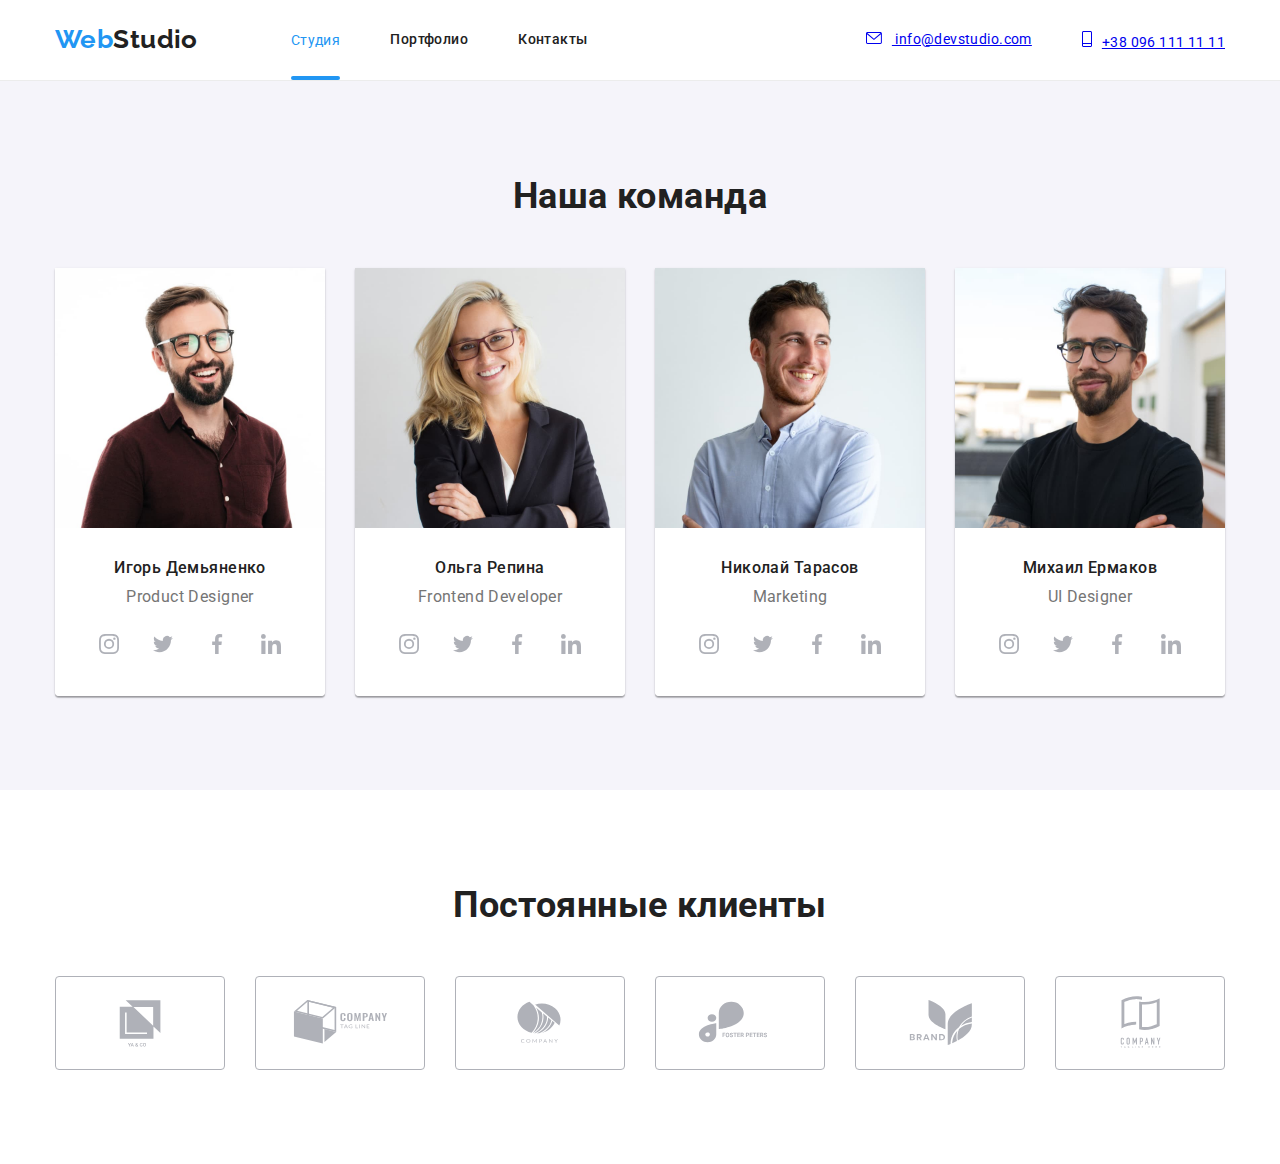
<file: index.html>
<!DOCTYPE html>
<html lang="ru">
  <head>
    <meta charset="UTF-8" />
    <meta http-equiv="X-UA-Compatible" content="IE=edge" />
    <meta name="viewport" content="width=device-width, initial-scale=1.0" />
    <title>Document</title>
    <link
      href="https://fonts.googleapis.com/css2?family=Raleway:wght@700&family=Roboto:wght@400;500;700;900&display=swap"
      rel="stylesheet"
    />
    <link
      rel="stylesheet"
      href="https://cdnjs.cloudflare.com/ajax/libs/modern-normalize/1.1.0/modern-normalize.min.css"
    />
    <link rel="stylesheet" href="./css/main.min.css" />
  </head>
  <body>
    <header class="header">
      <div class="container header__container">
        <a class="logo logo__header" href="#"
          >Web<span class="logo logo__span--header">Studio</span></a
        >
        <nav class="header__navigation">
          <ul class="header__list">
            <li class="header__item">
              <a class="header__link--active" href="./index.html">Студия</a>
            </li>
            <li class="header__item">
              <a class="header__link" href="./portfolio.html">Портфолио</a>
            </li>
            <li class="header__item">
              <a class="header__link" href="#">Контакты</a>
            </li>
          </ul>
        </nav>
        <ul class="header__list tablet">
          <li class="header__item tablet">
            <a class="header__contacts" href="mailto:info@devstudio.com">
              <svg class="header__svg" width="16" height="12">
                <use href="./images/icons/sprite.svg#envelope"></use>
              </svg>
              info@devstudio.com</a
            >
          </li>
          <li class="header__item">
            <a class="header__contacts" href="tel:+380961111111">
              <svg class="header__svg" width="10" height="16">
                <use href="./images/icons/sprite.svg#phone"></use></svg
              >+38 096 111 11 11</a
            >
          </li>
        </ul>
        <!-- добавляем кнопку и меню -->
        <div class="menu-container">
          <button
            class="menu-button"
            type="button"
            data-menu-button
            aria-expanded="false"
          >
            <svg class="menu-icon" width="40" height="40">
              <use
                class="menu-open"
                href="./images/icons/sprite.svg#mobile-menu"
              ></use>
              <use
                class="menu-close"
                href="./images/icons/sprite.svg#mobile-close"
              ></use>
            </svg>
          </button>
          <!-- мобильное меню -->
          <div class="mobile-menu" data-menu>
            <nav class="mobile-header__navigation">
              <ul class="mobile-header__list">
                <li class="mobile-header__item">
                  <a class="mobile-header__link--active" href="./index.html"
                    >Студия</a
                  >
                </li>
                <li class="mobile-header__item">
                  <a class="mobile-header__link" href="./portfolio.html"
                    >Портфолио</a
                  >
                </li>
                <li class="mobile-header__item">
                  <a class="mobile-header__link" href="#">Контакты</a>
                </li>
              </ul>
            </nav>
            <ul class="mobile-header__list">
              <li class="mobile-header__item">
                <a class="mobile-header__phone" href="tel:+380961111111"
                  >+38 096 111 11 11</a
                >
              </li>
              <li class="mobile-header__item">
                <a class="mobile-header__mail" href="mailto:info@devstudio.com"
                  >info@devstudio.com</a
                >
              </li>
            </ul>
            <ul class="mobile-header__social-networks">
              <li class="mobile-header__social-item">
                <a
                  class="mobile-header__social-link"
                  href="#"
                  rel="noopener noreferrer"
                  aria-label="instagram"
                  >Instagram</a
                >
              </li>
              <li class="mobile-header__social-item">
                <a
                  class="mobile-header__social-link"
                  href="#"
                  rel="noopener noreferrer"
                  aria-label="twitter"
                  >Twitter</a
                >
              </li>
              <li class="mobile-header__social-item">
                <a
                  class="mobile-header__social-link"
                  href="#"
                  rel="noopener noreferrer"
                  aria-label="facebook"
                  >Facebook</a
                >
              </li>
              <li class="mobile-header__social-item">
                <a
                  class="mobile-header__social-link"
                  href="#"
                  rel="noopener noreferrer"
                  aria-label="linkedin"
                  >LinkedIn</a
                >
              </li>
            </ul>
          </div>
        </div>
      </div>
    </header>
    <main>
      <!-- <section class="hero-section">
        <div class="container hero__container">
          <h1 class="hero__title">Эффективные решения для вашего бизнеса</h1>
          <button class="button button--hero" type="button" data-modal-open>
            Заказать услугу
          </button>
         
          <div class="backdrop is-hidden" data-modal>
            <div class="modal__container">
              <form>
                <b class="modal__title"
                  >Оставьте свои данные, мы вам перезвоним</b
                >
                <label class="modal__thumb">
                  <span class="modal__value">Имя</span>
                  <input class="modal__item" type="text" name="name" />
                  <svg class="modal__icon" width="18" height="18">
                    <use href="./images/icons/sprite.svg#person"></use>
                  </svg>
                </label>
                <label class="modal__thumb">
                  <span class="modal__value">Телефон</span>
                  <input class="modal__item" type="tel" name="phone" />
                  <svg class="modal__icon" width="18" height="18">
                    <use href="./images/icons/sprite.svg#tel"></use>
                  </svg>
                </label>
                <label class="modal__thumb">
                  <span class="modal__value">Почта</span>
                  <input class="modal__item" type="email" name="email" />
                  <svg class="modal__icon" width="18" height="18">
                    <use href="./images/icons/sprite.svg#email"></use>
                  </svg>
                </label>
                <label class="modal__thumb">
                  <span class="modal__value">Комментарий</span>
                  <textarea
                    class="modal__item modal__feedback"
                    name="feedback"
                    rows="10"
                    placeholder="Введите текст"
                  ></textarea>
                </label>
      

                <label class="modal__checkbox">
                  <input
                    class="modal__agreement"
                    type="checkbox"
                    name="agreement"
                    value="agreement"
                  />
                  <span class="modal__vector">
                    <svg class="modal__check-icon" width="16" height="15">
                      <use href="./images/icons/sprite.svg#check-icon"></use>
                    </svg>
                  </span>
                  <span class="modal__check-text"
                    >Соглашаюсь с рассылкой и принимаю
                    <a
                      class="modal__check-document"
                      href="#"
                      target="_blank"
                      rel="noopener noreferrer"
                      >Условия договора</a
                    ></span
                  >
                </label>
                <button class="button button--send" type="button">
                  Отправить
                </button>
              </form>
              <button class="modal__btn-close" type="button" data-modal-close>
                <svg class="modal__icon-close" width="11" height="11">
                  <use href="./images/icons/sprite.svg#close-btn"></use>
                </svg>
              </button>
            </div>
          </div>
        </div>
      </section> -->
      <!-- секция чем мы занимаемся -->
      <!-- <section class="section text-section">
        <div class="container text__container">
          <h2 class="visually-hidden" aria-hidden="true">
            Принципы работы (заголовок будет скрыт)
          </h2>
          <ul class="feature__list">
            <li class="feature__item">
              <div class="feature__svg">
                <svg class="feature__icon">
                  <use href="./images/icons/sprite.svg#antenna"></use>
                </svg>
              </div>
              <h3 class="feature__title">Внимание к деталям</h3>
              <p class="feature__text">
                Идейные соображения, а также начало повседневной работы по
                формированию позиции.
              </p>
            </li>
            <li class="feature__item">
              <div class="feature__svg">
                <svg class="feature__icon">
                  <use href="./images/icons/sprite.svg#clock"></use>
                </svg>
              </div>
              <h3 class="feature__title">Пунктуальность</h3>
              <p class="feature__text">
                Задача организации, в особенности же рамки и место обучения
                кадров влечет за собой.
              </p>
            </li>
            <li class="feature__item">
              <div class="feature__svg">
                <svg class="feature__icon">
                  <use href="./images/icons/sprite.svg#diagram"></use>
                </svg>
              </div>
              <h3 class="feature__title">Планирование</h3>
              <p class="feature__text">
                Равным образом консультация с широким активом в значительной
                степени обуславливает.
              </p>
            </li>
            <li class="feature__item">
              <div class="feature__svg">
                <svg class="feature__icon">
                  <use href="./images/icons/sprite.svg#astronaut"></use>
                </svg>
              </div>
              <h3 class="feature__title">Современные технологии</h3>
              <p class="feature__text">
                Значимость этих проблем настолько очевидна, что реализация
                плановых заданий.
              </p>
            </li>
          </ul>
        </div>
      </section> -->
      <!-- секция с картинками -->
      <!-- <section class="section picture-section">
        <div class="container picture__container">
          <h2 class="title">Чем мы занимаемся</h2>
          <ul class="picture__list">
            <li class="picture__item">
              <img
                class="picture__img"
                src="./images/picture-section/image-1.jpg"
                alt="человек пишет код"
                width="370"
              />
              <p class="picture__descr">Десктопные приложения</p>
            </li>
            <li class="picture__item">
              <img
                class="picture__img"
                src="./images/picture-section/image-2.jpg"
                alt="человек сидит за ноутбуком"
                width="370"
              />
              <p class="picture__descr">Мобильные приложения</p>
            </li>
            <li class="picture__item">
              <img
                class="picture__img"
                src="./images/picture-section/image-3.jpg"
                alt="человек держит планшет"
                width="370"
              />
              <p class="picture__descr">Дизайнерские решения</p>
            </li>
          </ul>
        </div>
      </section> -->
      <!-- секция наша команда -->
      <section class="section team-section">
        <div class="container team__container">
          <h2 class="title">Наша команда</h2>
          <ul class="team__list">
            <!-- 1-й работник -->
            <li class="team__item">
              <img
                class="team__photo"
                src="./images/team-section/img-igor.jpg"
                alt="фото игоря демьяненко"
                width="270"
                height="260"
              />
              <div class="team__exposition">
                <h3 class="team__name">Игорь Демьяненко</h3>
                <p class="team__profession">Product Designer</p>

                <!-- соцсети 1-го работника -->
                <ul class="social-networks">
                  <li class="social-networks__item">
                    <a
                      class="social-networks__link"
                      href="#"
                      target="_blank"
                      rel="noopener noreferrer"
                      aria-label="instagram"
                    >
                      <svg class="social-networks__icon">
                        <use href="./images/icons/sprite.svg#instagram"></use>
                      </svg>
                    </a>
                  </li>
                  <li class="social-networks__item">
                    <a
                      class="social-networks__link"
                      href="#"
                      target="_blank"
                      rel="noopener noreferrer"
                      aria-label="twitter"
                    >
                      <svg class="social-networks__icon">
                        <use href="./images/icons/sprite.svg#twitter"></use>
                      </svg>
                    </a>
                  </li>
                  <li class="social-networks__item">
                    <a
                      class="social-networks__link"
                      href="#"
                      target="_blank"
                      rel="noopener noreferrer"
                      aria-label="facebook"
                    >
                      <svg class="social-networks__icon">
                        <use href="./images/icons/sprite.svg#facebook"></use>
                      </svg>
                    </a>
                  </li>
                  <li class="social-networks__item">
                    <a
                      class="social-networks__link"
                      href="#"
                      target="_blank"
                      rel="noopener noreferrer"
                      aria-label="linkedin"
                    >
                      <svg class="social-networks__icon">
                        <use href="./images/icons/sprite.svg#linkedin"></use>
                      </svg>
                    </a>
                  </li>
                </ul>
              </div>
            </li>
            <!-- 2-й работник -->
            <li class="team__item">
              <img
                class="team__photo"
                src="./images/team-section/img-olga.jpg"
                alt="фото ольги репины"
                width="270"
                height="260"
              />
              <div class="team__exposition">
                <h3 class="team__name">Ольга Репина</h3>
                <p class="team__profession">Frontend Developer</p>
                <!-- соцсети 2-го работника -->
                <ul class="social-networks">
                  <li class="social-networks__item">
                    <a
                      class="social-networks__link"
                      href="#"
                      target="_blank"
                      rel="noopener noreferrer"
                      aria-label="instagram"
                    >
                      <svg class="social-networks__icon">
                        <use href="./images/icons/sprite.svg#instagram"></use>
                      </svg>
                    </a>
                  </li>
                  <li class="social-networks__item">
                    <a
                      class="social-networks__link"
                      href="#"
                      target="_blank"
                      rel="noopener noreferrer"
                      aria-label="twitter"
                    >
                      <svg class="social-networks__icon">
                        <use href="./images/icons/sprite.svg#twitter"></use>
                      </svg>
                    </a>
                  </li>
                  <li class="social-networks__item">
                    <a
                      class="social-networks__link"
                      href="#"
                      target="_blank"
                      rel="noopener noreferrer"
                      aria-label="facebook"
                    >
                      <svg class="social-networks__icon">
                        <use href="./images/icons/sprite.svg#facebook"></use>
                      </svg>
                    </a>
                  </li>
                  <li class="social-networks__item">
                    <a
                      class="social-networks__link"
                      href="#"
                      target="_blank"
                      rel="noopener noreferrer"
                      aria-label="linkedin"
                    >
                      <svg class="social-networks__icon">
                        <use href="./images/icons/sprite.svg#linkedin"></use>
                      </svg>
                    </a>
                  </li>
                </ul>
              </div>
            </li>
            <!-- 3-й работник -->
            <li class="team__item">
              <img
                class="team__photo"
                src="./images/team-section/img-nikolay.jpg"
                alt="фото николая тарасова"
                width="270"
                height="260"
              />
              <div class="team__exposition">
                <h3 class="team__name">Николай Тарасов</h3>
                <p class="team__profession">Marketing</p>
                <!-- соцсети  3-го работника-->
                <ul class="social-networks">
                  <li class="social-networks__item">
                    <a
                      class="social-networks__link"
                      href="#"
                      target="_blank"
                      rel="noopener noreferrer"
                      aria-label="instagram"
                    >
                      <svg class="social-networks__icon">
                        <use href="./images/icons/sprite.svg#instagram"></use>
                      </svg>
                    </a>
                  </li>
                  <li class="social-networks__item">
                    <a
                      class="social-networks__link"
                      href="#"
                      target="_blank"
                      rel="noopener noreferrer"
                      aria-label="twitter"
                    >
                      <svg class="social-networks__icon">
                        <use href="./images/icons/sprite.svg#twitter"></use>
                      </svg>
                    </a>
                  </li>
                  <li class="social-networks__item">
                    <a
                      class="social-networks__link"
                      href="#"
                      target="_blank"
                      rel="noopener noreferrer"
                      aria-label="facebook"
                    >
                      <svg class="social-networks__icon">
                        <use href="./images/icons/sprite.svg#facebook"></use>
                      </svg>
                    </a>
                  </li>
                  <li class="social-networks__item">
                    <a
                      class="social-networks__link"
                      href="#"
                      target="_blank"
                      rel="noopener noreferrer"
                      aria-label="linkedin"
                    >
                      <svg class="social-networks__icon">
                        <use href="./images/icons/sprite.svg#linkedin"></use>
                      </svg>
                    </a>
                  </li>
                </ul>
              </div>
            </li>
            <!-- 4-й работник -->
            <li class="team__item">
              <img
                class="team__photo"
                src="./images/team-section/img-mihail.jpg"
                alt="фото михаила ермакова"
                width="270"
                height="260"
              />
              <div class="team__exposition">
                <h3 class="team__name">Михаил Ермаков</h3>
                <p class="team__profession">UI Designer</p>
                <!-- соцсети 4-го работника -->
                <ul class="social-networks">
                  <li class="social-networks__item">
                    <a
                      class="social-networks__link"
                      href="#"
                      target="_blank"
                      rel="noopener noreferrer"
                      aria-label="instagram"
                    >
                      <svg class="social-networks__icon">
                        <use href="./images/icons/sprite.svg#instagram"></use>
                      </svg>
                    </a>
                  </li>
                  <li class="social-networks__item">
                    <a
                      class="social-networks__link"
                      href="#"
                      target="_blank"
                      rel="noopener noreferrer"
                      aria-label="twitter"
                    >
                      <svg class="social-networks__icon">
                        <use href="./images/icons/sprite.svg#twitter"></use>
                      </svg>
                    </a>
                  </li>
                  <li class="social-networks__item">
                    <a
                      class="social-networks__link"
                      href="#"
                      target="_blank"
                      rel="noopener noreferrer"
                      aria-label="facebook"
                    >
                      <svg class="social-networks__icon">
                        <use href="./images/icons/sprite.svg#facebook"></use>
                      </svg>
                    </a>
                  </li>
                  <li class="social-networks__item">
                    <a
                      class="social-networks__link"
                      href="#"
                      target="_blank"
                      rel="noopener noreferrer"
                      aria-label="linkedin"
                    >
                      <svg class="social-networks__icon">
                        <use href="./images/icons/sprite.svg#linkedin"></use>
                      </svg>
                    </a>
                  </li>
                </ul>
              </div>
            </li>
          </ul>
        </div>
      </section>
      <!-- секция постоянные клиенты -->
      <section class="section clients-section">
        <div class="container clients__container">
          <h2 class="title">Постоянные клиенты</h2>
          <ul class="clients__list">
            <li class="clients__logo">
              <a
                class="clients__item"
                href="#"
                target="_blank"
                rel="noopener noreferrer"
                ><svg class="clients__icon">
                  <use href="./images/icons/sprite.svg#client-1"></use></svg
              ></a>
            </li>
            <li class="clients__logo">
              <a
                class="clients__item"
                href="#"
                target="_blank"
                rel="noopener noreferrer"
                ><svg class="clients__icon">
                  <use href="./images/icons/sprite.svg#client-2"></use></svg
              ></a>
            </li>
            <li class="clients__logo">
              <a
                class="clients__item"
                href="#"
                target="_blank"
                rel="noopener noreferrer"
                ><svg class="clients__icon">
                  <use href="./images/icons/sprite.svg#client-3"></use></svg
              ></a>
            </li>
            <li class="clients__logo">
              <a
                class="clients__item"
                href="#"
                target="_blank"
                rel="noopener noreferrer"
                ><svg class="clients__icon">
                  <use href="./images/icons/sprite.svg#client-4"></use></svg
              ></a>
            </li>
            <li class="clients__logo">
              <a
                class="clients__item"
                href="#"
                target="_blank"
                rel="noopener noreferrer"
                ><svg class="clients__icon">
                  <use href="./images/icons/sprite.svg#client-5"></use></svg
              ></a>
            </li>
            <li class="clients__logo">
              <a
                class="clients__item"
                href="#"
                target="_blank"
                rel="noopener noreferrer"
                ><svg class="clients__icon">
                  <use href="./images/icons/sprite.svg#client-6"></use></svg
              ></a>
            </li>
          </ul>
        </div>
      </section>
    </main>
    <!-- <footer class="footer">
      <div class="container footer__container">
        <div class="footer__address">
          <a class="logo logo__footer" href="#"
            >Web<span class="logo logo__span--footer">Studio</span></a
          >
          <address>
            <ul class="footer__list">
              <li class="footer__item">
                <a
                  class="footer__map"
                  href="https://www.google.com/maps/place/%D0%B1%D1%83%D0%BB.+%D0%9B%D0%B5%D1%81%D0%B8+%D0%A3%D0%BA%D1%80%D0%B0%D0%B8%D0%BD%D0%BA%D0%B8,+26,+%D0%9A%D0%B8%D0%B5%D0%B2,+02000/@50.4265807,30.5361971,17z/data=!3m1!4b1!4m5!3m4!1s0x40d4cf0e033ecbe9:0x57a4dffefec77da0!8m2!3d50.4265807!4d30.5383858"
                  target="_blank"
                  >г. Киев, пр-т Леси Украинки, 26</a
                >
              </li>
              <li class="footer__item">
                <a class="footer__link" href="mailto:info@devstudio.com"
                  >info@devstudio.com</a
                >
              </li>
              <li class="footer__item">
                <a class="footer__link" href="tel:+380961111111"
                  >+38 096 111 11 11</a
                >
              </li>
            </ul>
          </address>
        </div>
        <div class="footer-links">
          <h3 class="footer-links__title">присоединяйтесь</h3>
          <ul class="social-networks">
            <li class="social-networks__item">
              <a
                class="social-networks__link social-networks__link--footer"
                href="#"
                target="_blank"
                rel="noopener noreferrer"
                aria-label="instagram"
              >
                <svg class="social-networks__icon">
                  <use href="./images/icons/sprite.svg#instagram"></use>
                </svg>
              </a>
            </li>
            <li class="social-networks__item">
              <a
                class="social-networks__link social-networks__link--footer"
                href="#"
                target="_blank"
                rel="noopener noreferrer"
                aria-label="twitter"
              >
                <svg class="social-networks__icon">
                  <use href="./images/icons/sprite.svg#twitter"></use>
                </svg>
              </a>
            </li>
            <li class="social-networks__item">
              <a
                class="social-networks__link social-networks__link--footer"
                href="#"
                target="_blank"
                rel="noopener noreferrer"
                aria-label="linkedin"
              >
                <svg class="social-networks__icon">
                  <use href="./images/icons/sprite.svg#facebook"></use>
                </svg>
              </a>
            </li>
            <li class="social-networks__item">
              <a
                class="social-networks__link social-networks__link--footer"
                href="#"
                target="_blank"
                rel="noopener noreferrer"
                aria-label="linkedin"
              >
                <svg class="social-networks__icon">
                  <use href="./images/icons/sprite.svg#linkedin"></use>
                </svg>
              </a>
            </li>
          </ul>
        </div>
        <div class="footer-subscribe">
          <h3 class="footer-subscribe__title">Подпишитесь на рассылку</h3>
          <form class="footer-subscribe__thumb">
            <input
              class="footer-subscribe__item"
              type="email"
              name="email"
              placeholder="E-mail"
            />
            <button class="button button--subscribe" type="submit">
              <svg class="button__icon" width="24" height="24">
                <use href="./images/icons/sprite.svg#send-icon"></use>
              </svg>
              Подписаться
            </button>
          </form>
        </div>
      </div>
    </footer> -->
    <script src="./js/modal.js"></script>
    <script src="./js/mobile-menu.js"></script>
  </body>
</html>
</file>
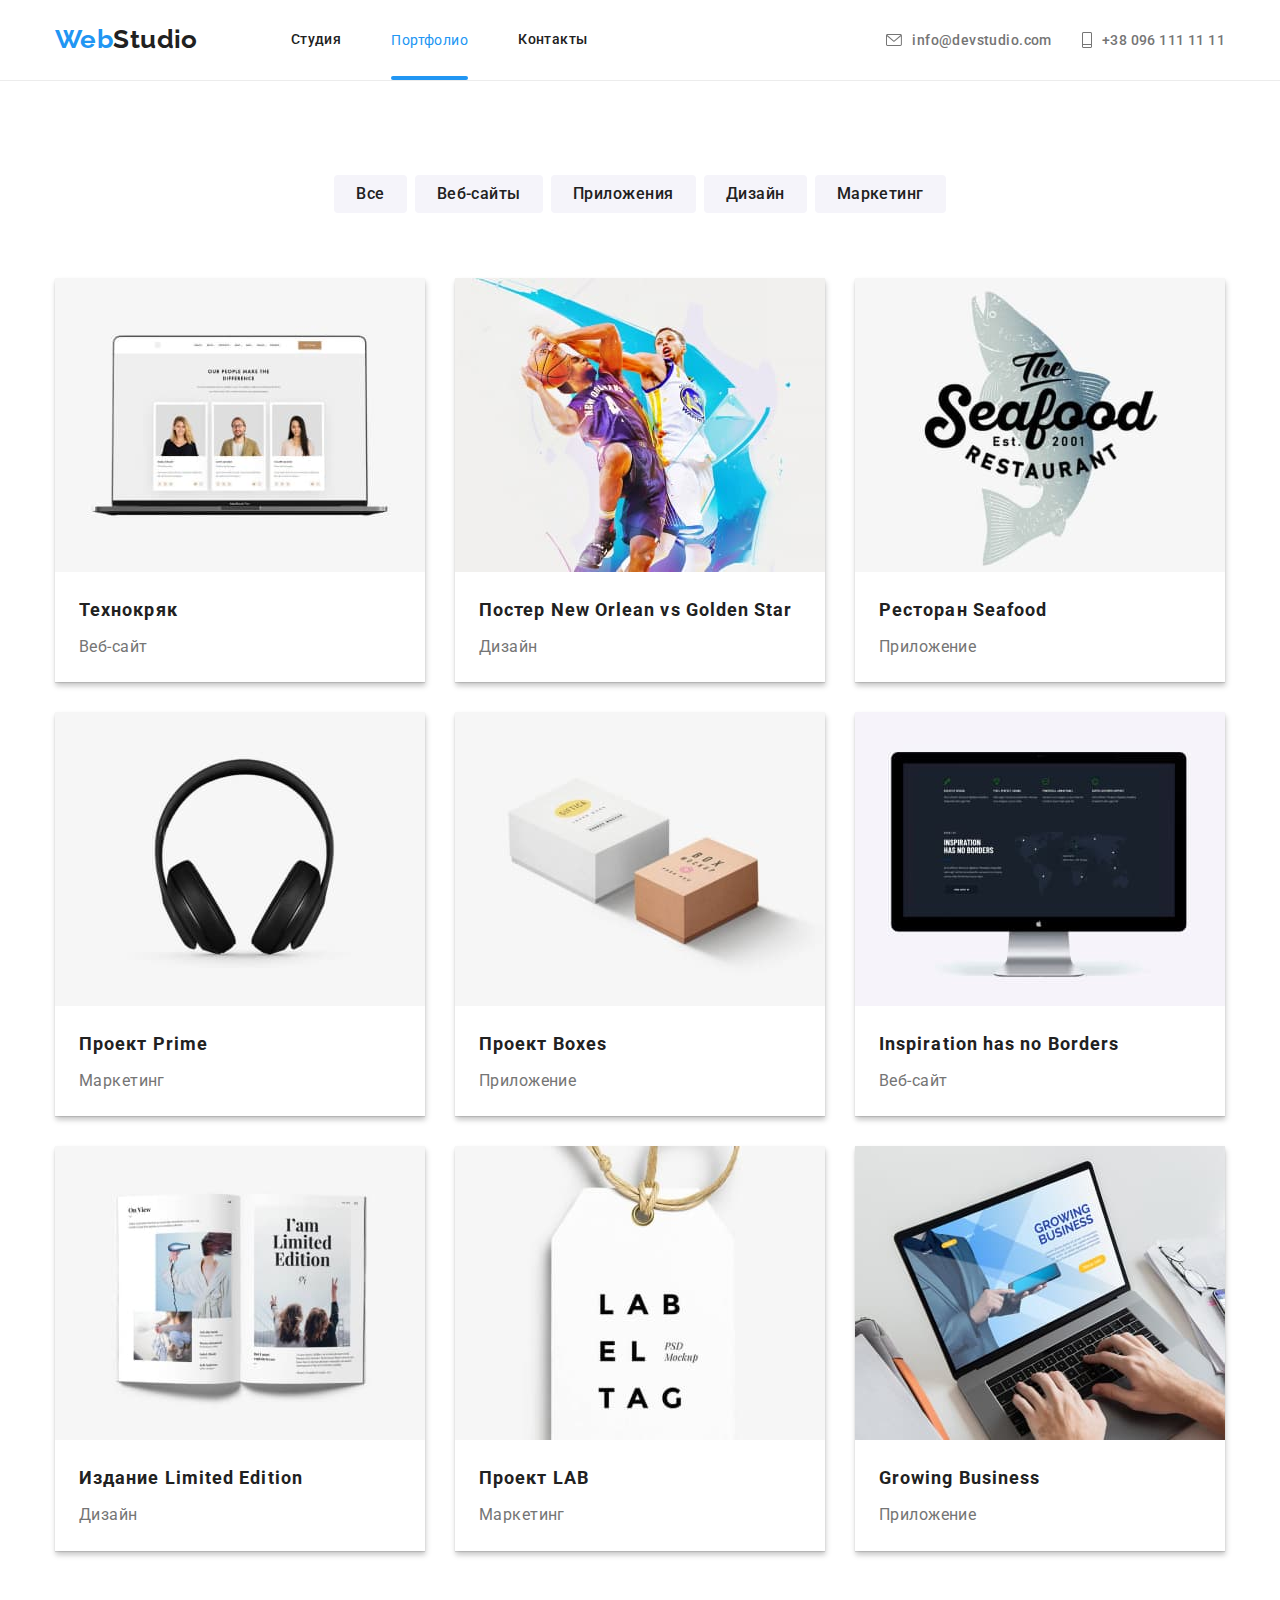
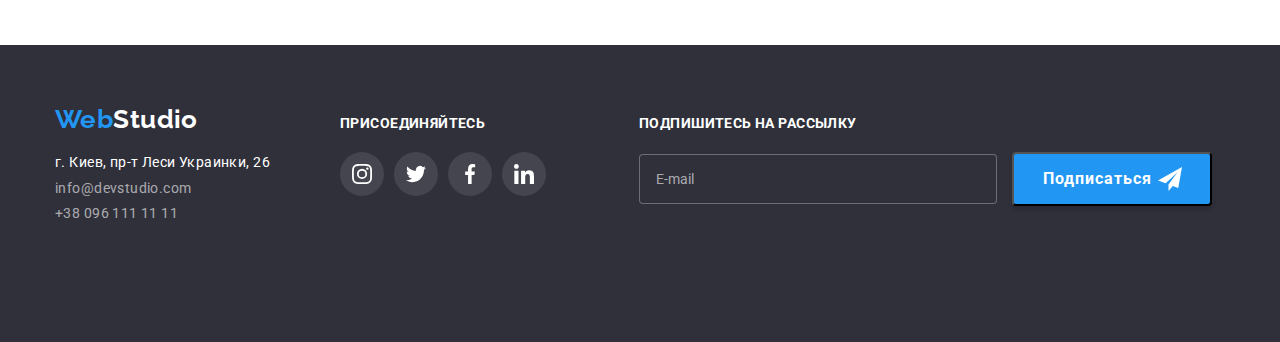
<file: portfolio.html>
<!DOCTYPE html>
<html lang="ru">
  <head>
    <meta charset="UTF-8" />
    <meta http-equiv="X-UA-Compatible" content="IE=edge" />
    <meta name="viewport" content="width=device-width, initial-scale=1.0" />
    <title>Portfolio</title>
    <link
      href="https://fonts.googleapis.com/css2?family=Raleway:wght@700&family=Roboto:wght@400;500;700;900&display=swap"
      rel="stylesheet"
    />
    <link
      rel="stylesheet"
      href="https://cdnjs.cloudflare.com/ajax/libs/modern-normalize/1.1.0/modern-normalize.min.css"
    />
    <link rel="stylesheet" href="./css/main.min.css" />
  </head>
  <body>
    <header class="header">
      <div class="container header__container">
        <a class="logo logo__header" href="#"
          >Web<span class="logo logo__span--header">Studio</span></a
        >
        <nav class="header__navigation">
          <ul class="header__list">
            <li class="header__item">
              <a class="header__link" href="./index.html">Студия</a>
            </li>
            <li class="header__item">
              <a class="header__link--active" href="./portfolio.html"
                >Портфолио</a
              >
            </li>
            <li class="header__item">
              <a class="header__link" href="#">Контакты</a>
            </li>
          </ul>
        </nav>
        <ul class="header__list-tablet">
          <li class="header__item-tablet">
            <a class="header__contacts-tablet" href="mailto:info@devstudio.com">
              <svg class="header__svg" width="16" height="12">
                <use href="./images/icons/sprite.svg#envelope"></use>
              </svg>
              info@devstudio.com</a
            >
          </li>
          <li class="header__item-tablet">
            <a class="header__contacts-tablet" href="tel:+380961111111">
              <svg class="header__svg" width="10" height="16">
                <use href="./images/icons/sprite.svg#phone"></use></svg
              >+38 096 111 11 11</a
            >
          </li>
        </ul>
        <!-- добавляем кнопку и меню -->
        <button
          class="menu-button"
          type="button"
          data-menu-button
          aria-expanded="false"
        >
          <svg class="menu-icon" width="40" height="40">
            <use
              class="menu-open"
              href="./images/icons/sprite.svg#mobile-menu"
            ></use>
            <use
              class="menu-close"
              href="./images/icons/sprite.svg#mobile-close"
            ></use>
          </svg>
        </button>
        <div class="menu-container">
          <!-- мобильное меню -->
          <div class="mobile-menu" data-menu>
            <nav class="mobile-header__navigation">
              <ul class="mobile-header__list">
                <li class="mobile-header__item">
                  <a class="mobile-header__link" href="./index.html">Студия</a>
                </li>
                <li class="mobile-header__item">
                  <a class="mobile-header__link--active" href="./portfolio.html"
                    >Портфолио</a
                  >
                </li>
                <li class="mobile-header__item">
                  <a class="mobile-header__link" href="#">Контакты</a>
                </li>
              </ul>
            </nav>
            <ul class="mobile-header__list">
              <li class="mobile-header__item">
                <a class="mobile-header__phone" href="tel:+380961111111"
                  >+38 096 111 11 11</a
                >
              </li>
              <li class="mobile-header__item">
                <a class="mobile-header__mail" href="mailto:info@devstudio.com"
                  >info@devstudio.com</a
                >
              </li>
            </ul>
            <ul class="mobile-header__social-networks">
              <li class="mobile-header__social-item">
                <a
                  class="mobile-header__social-link"
                  href="#"
                  rel="noopener noreferrer"
                  aria-label="instagram"
                  >Instagram</a
                >
              </li>
              <li class="mobile-header__social-item">
                <a
                  class="mobile-header__social-link"
                  href="#"
                  rel="noopener noreferrer"
                  aria-label="twitter"
                  >Twitter</a
                >
              </li>
              <li class="mobile-header__social-item">
                <a
                  class="mobile-header__social-link"
                  href="#"
                  rel="noopener noreferrer"
                  aria-label="facebook"
                  >Facebook</a
                >
              </li>
              <li class="mobile-header__social-item">
                <a
                  class="mobile-header__social-link"
                  href="#"
                  rel="noopener noreferrer"
                  aria-label="linkedin"
                  >LinkedIn</a
                >
              </li>
            </ul>
          </div>
        </div>
      </div>
    </header>
    <main>
      <section class="section filter-section">
        <div class="container filter__container">
          <h1 class="visually-hidden" aria-hidden="true">
            Наши работы (заголовок будет скрыт)
          </h1>
          <ul class="filter__list">
            <li class="filter__item">
              <button class="filter_btn" type="button">Все</button>
            </li>
            <li class="filter__item">
              <button class="filter_btn" type="button">Веб-сайты</button>
            </li>
            <li class="filter__item">
              <button class="filter_btn" type="button">Приложения</button>
            </li>
            <li class="filter__item">
              <button class="filter_btn" type="button">Дизайн</button>
            </li>
            <li class="filter__item">
              <button class="filter_btn" type="button">Маркетинг</button>
            </li>
          </ul>

          <!-- список портфолио -->
          <ul class="portfolio__list">
            <li class="portfolio__item">
              <div class="portfolio__thumb">
                <picture>
                  <!-- desktop -->
                  <source
                    srcset="
                      ./images/portfolio/portfolio-1_lg.jpg    1x,
                      ./images/portfolio/portfolio-1@2x_lg.jpg 2x
                    "
                    media="(min-width:1200px)"
                    type="image/jpg"
                  />
                  <!-- tablet -->
                  <source
                    srcset="
                      ./images/portfolio/portfolio-1_md.jpg    1x,
                      ./images/portfolio/portfolio-1@2x_md.jpg 2x
                    "
                    media="(min-width:768px)"
                    type="image/jpg"
                  />
                  <!-- mobile -->
                  <source
                    srcset="
                      ./images/portfolio/portfolio-1_sm.jpg    1x,
                      ./images/portfolio/portfolio-1@2x_sm.jpg 2x
                    "
                    media="(max-width:767px)"
                    type="image/jpg"
                  />
                  <!-- default -->
                  <img
                    class="portfolio__img"
                    src="./images/portfolio/portfolio-1_sm.jpg"
                    alt="Ноутбук с изображением фото людей"
                    width="450"
                    height="294"
                    loading="lazy"
                  />
                </picture>
                <p class="portfolio__description">
                  Ресурс предлагает комплексные предложения с разным уровнем
                  функционала и сервисов. Все это позволит посетителю получить
                  исчерпывающие сведения о компании или частном лице.
                </p>
              </div>
              <div class="portfolio__inner-thumb">
                <a class="portfolio__inner-link" href="#" target="_blank" rel="noopener noreferrer">
                  <h2 class="portfolio__products">Технокряк</h2>
                  <p class="portfolio__type">Веб-сайт</p>
                </a>
              </div>
            </li>
            <li class="portfolio__item">
              <div class="portfolio__thumb">
                <picture>
                  <!-- desktop -->
                  <source
                    srcset="
                      ./images/portfolio/portfolio-2_lg.jpg    1x,
                      ./images/portfolio/portfolio-2@2x_lg.jpg 2x
                    "
                    media="(min-width:1200px)"
                    type="image/jpg"
                  />
                  <!-- tablet -->
                  <source
                    srcset="
                      ./images/portfolio/portfolio-2_md.jpg    1x,
                      ./images/portfolio/portfolio-2@2x_md.jpg 2x
                    "
                    media="(min-width:768px)"
                    type="image/jpg"
                  />
                  <!-- mobile -->
                  <source
                    srcset="
                      ./images/portfolio/portfolio-2_sm.jpg    1x,
                      ./images/portfolio/portfolio-2@2x_sm.jpg 2x
                    "
                    media="(max-width:767px)"
                    type="image/jpg"
                  />
                  <!-- default -->
                  <img
                    class="portfolio__img"
                    src="./images/portfolio/portfolio-2_sm.jpg"
                    alt="Два человека играют в баскетбол"
                    width="450"
                    height="294"
                    loading="lazy"
                  />
                </picture>
                <p class="portfolio__description">
                  Ресурс предлагает комплексные предложения с разным уровнем
                  функционала и сервисов. Все это позволит посетителю получить
                  исчерпывающие сведения о компании или частном лице.
                </p>
              </div>
              <div class="portfolio__inner-thumb"><a
                class="portfolio__inner-link"
                href="#"
                target="_blank"
                rel="noopener noreferrer"
              >
                <h2 class="portfolio__products">
                  Постер New Orlean vs Golden Star
                </h2>
                <p class="portfolio__type">Дизайн</p>
              </a></div>
            </li>
            <li class="portfolio__item">
              <div class="portfolio__thumb">
                <picture>
                  <!-- desktop -->
                  <source
                    srcset="
                      ./images/portfolio/portfolio-3_lg.jpg    1x,
                      ./images/portfolio/portfolio-3@2x_lg.jpg 2x
                    "
                    media="(min-width:1200px)"
                    type="image/jpg"
                  />
                  <!-- tablet -->
                  <source
                    srcset="
                      ./images/portfolio/portfolio-3_md.jpg    1x,
                      ./images/portfolio/portfolio-3@2x_md.jpg 2x
                    "
                    media="(min-width:768px)"
                    type="image/jpg"
                  />
                  <!-- mobile -->
                  <source
                    srcset="
                      ./images/portfolio/portfolio-3_sm.jpg    1x,
                      ./images/portfolio/portfolio-3@2x_sm.jpg 2x
                    "
                    media="(max-width:767px)"
                    type="image/jpg"
                  />
                  <!-- default -->
                  <img
                    class="portfolio__img"
                    src="./images/portfolio/portfolio-3_sm.jpg"
                    alt="	Логотип ресторана Seafood"
                    width="450"
                    height="294"
                    loading="lazy"
                  />
                </picture>
                <p class="portfolio__description">
                  Ресурс предлагает комплексные предложения с разным уровнем
                  функционала и сервисов. Все это позволит посетителю получить
                  исчерпывающие сведения о компании или частном лице.
                </p>
              </div>
              <div class="portfolio__inner-thumb"><a class="portfolio__inner-link"
                href="#"
                target="_blank"
                rel="noopener noreferrer">
                  <h2 class="portfolio__products">Ресторан Seafood</h2>
                  <p class="portfolio__type">Приложение</p>
                </a></div>
              
            </li>
            <li class="portfolio__item">
              <div class="portfolio__thumb">
                <picture>
                  <!-- desktop -->
                  <source
                    srcset="
                      ./images/portfolio/portfolio-4_lg.jpg    1x,
                      ./images/portfolio/portfolio-4@2x_lg.jpg 2x
                    "
                    media="(min-width:1200px)"
                    type="image/jpg"
                  />
                  <!-- tablet -->
                  <source
                    srcset="
                      ./images/portfolio/portfolio-4_md.jpg    1x,
                      ./images/portfolio/portfolio-4@2x_md.jpg 2x
                    "
                    media="(min-width:768px)"
                    type="image/jpg"
                  />
                  <!-- mobile -->
                  <source
                    srcset="
                      ./images/portfolio/portfolio-4_sm.jpg    1x,
                      ./images/portfolio/portfolio-4@2x_sm.jpg 2x
                    "
                    media="(max-width:767px)"
                    type="image/jpg"
                  />
                  <!-- default -->
                  <img
                    class="portfolio__img"
                    src="./images/portfolio/portfolio-4_sm.jpg"
                    alt="Изображены наушники"
                    width="450"
                    height="294"
                    loading="lazy"
                  />
                </picture>
                <p class="portfolio__description">
                  Ресурс предлагает комплексные предложения с разным уровнем
                  функционала и сервисов. Все это позволит посетителю получить
                  исчерпывающие сведения о компании или частном лице.
                </p>
              </div>
              <div class="portfolio__inner-thumb">
                <a class="portfolio__inner-link"
                href="#"
                target="_blank"
                rel="noopener noreferrer">
                  <h3 class="portfolio__products">Проект Prime</h3>
                  <p class="portfolio__type">Маркетинг</p>
                </a>
              </div>
              
            </li>
            <li class="portfolio__item">
              <div class="portfolio__thumb">
                <picture>
                  <!-- desktop -->
                  <source
                    srcset="
                      ./images/portfolio/portfolio-5_lg.jpg    1x,
                      ./images/portfolio/portfolio-5@2x_lg.jpg 2x
                    "
                    media="(min-width:1200px)"
                    type="image/jpg"
                  />
                  <!-- tablet -->
                  <source
                    srcset="
                      ./images/portfolio/portfolio-5_md.jpg    1x,
                      ./images/portfolio/portfolio-5@2x_md.jpg 2x
                    "
                    media="(min-width:768px)"
                    type="image/jpg"
                  />
                  <!-- mobile -->
                  <source
                    srcset="
                      ./images/portfolio/portfolio-5_sm.jpg    1x,
                      ./images/portfolio/portfolio-5@2x_sm.jpg 2x
                    "
                    media="(max-width:767px)"
                    type="image/jpg"
                  />
                  <!-- default -->
                  <img
                    class="portfolio__img"
                    src="./images/portfolio/portfolio-5_sm.jpg"
                    alt="Две коробки"
                    width="450"
                    height="294"
                    loading="lazy"
                  />
                </picture>
                <p class="portfolio__description">
                  Ресурс предлагает комплексные предложения с разным уровнем
                  функционала и сервисов. Все это позволит посетителю получить
                  исчерпывающие сведения о компании или частном лице.
                </p>
              </div>
              <div class="portfolio__inner-thumb">
                <a class="portfolio__inner-link"
                href="#"
                target="_blank"
                rel="noopener noreferrer">
                  <h2 class="portfolio__products">Проект Boxes</h2>
                  <p class="portfolio__type">Приложение</p>
                </a>
              </div>
            </li>
            <li class="portfolio__item">
              <div class="portfolio__thumb">
                <picture>
                  <!-- desktop -->
                  <source
                    srcset="
                      ./images/portfolio/portfolio-6_lg.jpg    1x,
                      ./images/portfolio/portfolio-6@2x_lg.jpg 2x
                    "
                    media="(min-width:1200px)"
                    type="image/jpg"
                  />
                  <!-- tablet -->
                  <source
                    srcset="
                      ./images/portfolio/portfolio-6_md.jpg    1x,
                      ./images/portfolio/portfolio-6@2x_md.jpg 2x
                    "
                    media="(min-width:768px)"
                    type="image/jpg"
                  />
                  <!-- mobile -->
                  <source
                    srcset="
                      ./images/portfolio/portfolio-6_sm.jpg    1x,
                      ./images/portfolio/portfolio-6@2x_sm.jpg 2x
                    "
                    media="(max-width:767px)"
                    type="image/jpg"
                  />
                  <!-- default -->
                  <img
                    class="portfolio__img"
                    src="./images/portfolio/portfolio-6_sm.jpg"
                    alt="Монитор"
                    width="450"
                    height="294"
                    loading="lazy"
                  />
                </picture>
                <p class="portfolio__description">
                  Ресурс предлагает комплексные предложения с разным уровнем
                  функционала и сервисов. Все это позволит посетителю получить
                  исчерпывающие сведения о компании или частном лице.
                </p>
              </div>
              <div class="portfolio__inner-thumb">
                <a class="portfolio__inner-link"
              href="#"
              target="_blank"
              rel="noopener noreferrer">
                <h2 class="portfolio__products">Inspiration has no Borders</h2>
                <p class="portfolio__type">Веб-сайт</p>
              </a>
              </div>
              
            </li>
            <li class="portfolio__item">
              <div class="portfolio__thumb">
                <picture>
                  <!-- desktop -->
                  <source
                    srcset="
                      ./images/portfolio/portfolio-7_lg.jpg    1x,
                      ./images/portfolio/portfolio-7@2x_lg.jpg 2x
                    "
                    media="(min-width:1200px)"
                    type="image/jpg"
                  />
                  <!-- tablet -->
                  <source
                    srcset="
                      ./images/portfolio/portfolio-7_md.jpg    1x,
                      ./images/portfolio/portfolio-7@2x_md.jpg 2x
                    "
                    media="(min-width:768px)"
                    type="image/jpg"
                  />
                  <!-- mobile -->
                  <source
                    srcset="
                      ./images/portfolio/portfolio-7_sm.jpg    1x,
                      ./images/portfolio/portfolio-7@2x_sm.jpg 2x
                    "
                    media="(max-width:767px)"
                    type="image/jpg"
                  />
                  <!-- default -->
                  <img
                    src="./images/portfolio/portfolio-7_sm.jpg"
                    alt="Развернутая книга"
                    width="450"
                    height="294"
                    loading="lazy"
                  />
                </picture>
                <p class="portfolio__description">
                  Ресурс предлагает комплексные предложения с разным уровнем
                  функционала и сервисов. Все это позволит посетителю получить
                  исчерпывающие сведения о компании или частном лице.
                </p>
              </div>
              <div class="portfolio__inner-thumb">
                <a class="portfolio__inner-link"
                href="#"
                target="_blank"
                rel="noopener noreferrer">
                  <h2 class="portfolio__products">Издание Limited Edition</h2>
                  <p class="portfolio__type">Дизайн</p>
                </a></div>
            </li>
            <li class="portfolio__item">
              <div class="portfolio__thumb">
                <picture>
                  <!-- desktop -->
                  <source
                    srcset="
                      ./images/portfolio/portfolio-8_lg.jpg    1x,
                      ./images/portfolio/portfolio-8@2x_lg.jpg 2x
                    "
                    media="(min-width:1200px)"
                    type="image/jpg"
                  />
                  <!-- tablet -->
                  <source
                    srcset="
                      ./images/portfolio/portfolio-8_md.jpg    1x,
                      ./images/portfolio/portfolio-8@2x_md.jpg 2x
                    "
                    media="(min-width:768px)"
                    type="image/jpg"
                  />
                  <!-- mobile -->
                  <source
                    srcset="
                      ./images/portfolio/portfolio-8_sm.jpg    1x,
                      ./images/portfolio/portfolio-8@2x_sm.jpg 2x
                    "
                    media="(max-width:767px)"
                    type="image/jpg"
                  />
                  <!-- default -->
                  <img
                    src="./images/portfolio/portfolio-8_sm.jpg"
                    alt="Этикетка с буквами"
                    width="450"
                    height="294"
                    loading="lazy"
                  />
                </picture>
                <p class="portfolio__description">
                  Ресурс предлагает комплексные предложения с разным уровнем
                  функционала и сервисов. Все это позволит посетителю получить
                  исчерпывающие сведения о компании или частном лице.
                </p>
              </div>
              <div class="portfolio__inner-thumb">
                <a class="portfolio__inner-link"
                href="#"
                target="_blank"
                rel="noopener noreferrer"">
                  <h2 class="portfolio__products">Проект LAB</h2>
                  <p class="portfolio__type">Маркетинг</p>
                </a></div>
              
            </li>
            <li class="portfolio__item">
              <div class="portfolio__thumb">
                <picture>
                  <!-- desktop -->
                  <source
                    srcset="
                      ./images/portfolio/portfolio-9_lg.jpg    1x,
                      ./images/portfolio/portfolio-9@2x_lg.jpg 2x
                    "
                    media="(min-width:1200px)"
                    type="image/jpg"
                  />
                  <!-- tablet -->
                  <source
                    srcset="
                      ./images/portfolio/portfolio-9_md.jpg    1x,
                      ./images/portfolio/portfolio-9@2x_md.jpg 2x
                    "
                    media="(min-width:768px)"
                    type="image/jpg"
                  />
                  <!-- mobile -->
                  <source
                    srcset="
                      ./images/portfolio/portfolio-9_sm.jpg    1x,
                      ./images/portfolio/portfolio-9@2x_sm.jpg 2x
                    "
                    media="(max-width:767px)"
                    type="image/jpg"
                  />
                  <!-- default -->
                  <img
                    src="./images/portfolio/portfolio-9_sm.jpg"
                    alt="Ноутбук"
                    width="450"
                    height="294"
                    loading="lazy"
                  />
                </picture>
                <p class="portfolio__description">
                  Ресурс предлагает комплексные предложения с разным уровнем
                  функционала и сервисов. Все это позволит посетителю получить
                  исчерпывающие сведения о компании или частном лице.
                </p>
              </div>
              <div class="portfolio__inner-thumb">
                <a class="portfolio__inner-link"
                href="#"
                target="_blank"
                rel="noopener noreferrer">
                  <h2 class="portfolio__products">Growing Business</h2>
                  <p class="portfolio__type">Приложение</p>
                </a>
              </div>
            </li>
          </ul>
        </div>
      </section>
    </main>
    <!-- футер -->
    <footer class="footer">
      <div class="container footer__container">
        <div class="thumb">
          <div class="footer__address">
            <a class="logo logo__footer" href="#"
              >Web<span class="logo logo__span--footer">Studio</span></a
            >
            <address>
              <ul class="footer__list">
                <li class="footer__item">
                  <a
                    class="footer__map"
                    href="https://www.google.com/maps/place/%D0%B1%D1%83%D0%BB.+%D0%9B%D0%B5%D1%81%D0%B8+%D0%A3%D0%BA%D1%80%D0%B0%D0%B8%D0%BD%D0%BA%D0%B8,+26,+%D0%9A%D0%B8%D0%B5%D0%B2,+02000/@50.4265807,30.5361971,17z/data=!3m1!4b1!4m5!3m4!1s0x40d4cf0e033ecbe9:0x57a4dffefec77da0!8m2!3d50.4265807!4d30.5383858"
                    target="_blank"
                    >г. Киев, пр-т Леси Украинки, 26</a
                  >
                </li>
                <li class="footer__item">
                  <a class="footer__link" href="mailto:info@devstudio.com"
                    >info@devstudio.com</a
                  >
                </li>
                <li class="footer__item">
                  <a class="footer__link" href="tel:+380961111111"
                    >+38 096 111 11 11</a
                  >
                </li>
              </ul>
            </address>
          </div>
          <div class="footer-links">
            <h3 class="footer-links__title">присоединяйтесь</h3>
            <ul class="social-networks--footer">
              <li class="social-networks__item">
                <a
                  class="social-networks__link social-networks__link--footer"
                  href="#"
                  target="_blank"
                  rel="noopener noreferrer"
                  aria-label="instagram"
                >
                  <svg class="social-networks__icon--footer">
                    <use href="./images/icons/sprite.svg#instagram"></use>
                  </svg>
                </a>
              </li>
              <li class="social-networks__item">
                <a
                  class="social-networks__link social-networks__link--footer"
                  href="#"
                  target="_blank"
                  rel="noopener noreferrer"
                  aria-label="twitter"
                >
                  <svg class="social-networks__icon--footer">
                    <use href="./images/icons/sprite.svg#twitter"></use>
                  </svg>
                </a>
              </li>
              <li class="social-networks__item">
                <a
                  class="social-networks__link social-networks__link--footer"
                  href="#"
                  target="_blank"
                  rel="noopener noreferrer"
                  aria-label="linkedin"
                >
                  <svg class="social-networks__icon--footer">
                    <use href="./images/icons/sprite.svg#facebook"></use>
                  </svg>
                </a>
              </li>
              <li class="social-networks__item">
                <a
                  class="social-networks__link social-networks__link--footer"
                  href="#"
                  target="_blank"
                  rel="noopener noreferrer"
                  aria-label="linkedin"
                >
                  <svg class="social-networks__icon--footer">
                    <use href="./images/icons/sprite.svg#linkedin"></use>
                  </svg>
                </a>
              </li>
            </ul>
          </div>
        </div>

        <div class="footer-subscribe">
          <h3 class="footer-subscribe__title">Подпишитесь на рассылку</h3>
          <form class="footer-subscribe__thumb">
            <input
              class="footer-subscribe__item"
              type="email"
              name="email"
              placeholder="E-mail"
            />
            <button class="button button--subscribe" type="submit">
              <svg class="button__icon" width="24" height="24">
                <use href="./images/icons/sprite.svg#send-icon"></use>
              </svg>
              Подписаться
            </button>
          </form>
        </div>
      </div>
    </footer>
    <script src="./js/mobile-menu.js"></script>
  </body>
</html>
</file>
<file: css/main.min.css>
:root{--primary-text-color: #757575;--title-text-color: #212121;--accent-color: #2196f3;--bg-white-color: #ffffff;--icons-color: #afb1b8;--btn-hover: #188ce8;--primary-font: Roboto, sans-serif;--secondary-font: Raleway}ul{display:flex;list-style:none;margin:0;padding:0}img{display:block;max-width:100%;height:auto}.title{margin-top:0;margin-bottom:30px;color:var(--title-text-color);font-weight:700;font-size:28px;line-height:1.18;text-align:center}@media screen and (min-width: 1200px){.title{margin-bottom:50px;font-size:36px}}body{margin:0, auto;font-family:var(--primary-font);letter-spacing:0.03em;font-style:normal;color:var(--title-text-color);font-weight:400;font-size:14px}.section{padding-top:60px;padding-bottom:60px}@media screen and (min-width: 1200px){.section{padding-top:94px;padding-bottom:94px}}.container{width:100%;margin:0 auto;padding-left:15px;padding-right:15px}@media screen and (min-width: 480px){.container{width:480px}}@media screen and (min-width: 768px){.container{width:768px}}@media screen and (min-width: 1200px){.container{width:1200px}}.button{margin-top:0;padding:10px 32px;color:var(--bg-white-color);font-weight:500;font-size:16px;line-height:1.9;letter-spacing:0.06em;text-align:center;cursor:pointer;font-family:inherit;text-decoration:none;background-color:var(--accent-color);box-shadow:0px 4px 4px rgba(0,0,0,0.15);border-radius:4px;transition:background-color 250ms cubic-bezier(0.4, 0, 0.2, 1),color 250ms cubic-bezier(0.4, 0, 0.2, 1),box-shadow 250ms cubic-bezier(0.4, 0, 0.2, 1),border-radius 250ms cubic-bezier(0.4, 0, 0.2, 1)}.button:hover,.button:focus{color:var(--bg-white-color);background-color:var(--btn-hover);box-shadow:0px 4px 4px rgba(0,0,0,0.15);border-radius:4px}.button--send{display:block;margin-left:auto;margin-right:auto;width:200px;height:50px;font-weight:700}.button--subscribe{position:relative;width:200px;height:100%;padding:10px 29px;text-align:left;font-weight:700}.button--subscribe::after{content:""}.button__icon{position:absolute;top:50%;right:28px;transform:translateY(-50%)}.logo,.logo__span{font-family:var(--secondary-font);color:var(--accent-color);font-weight:700;font-size:24px;line-height:1.17;text-decoration:none}@media screen and (min-width: 1200px){.logo,.logo__span{font-size:26px;line-height:1.14}}.logo__footer{display:block;margin-top:0;margin-bottom:20px}@media screen and (min-width: 1200px){.logo__footer{display:flex}}.logo__span--footer{color:var(--bg-white-color)}.logo__header{padding-top:16px;padding-bottom:16px}@media screen and (min-width: 768px){.logo__header{padding-top:26px;padding-bottom:26px}}@media screen and (min-width: 1200px){.logo__header{padding-top:24px;padding-bottom:25px}}.logo__span--header{color:var(--title-text-color)}.header{background-color:var(--bg-white-color);border-bottom:1px solid #ececec}.header__container{display:flex;align-items:center}.header__navigation .header__link{display:block;padding-top:32px;padding-bottom:32px;font-weight:500;line-height:1.14;color:var(--title-text-color)}.header__navigation{margin-left:93px}@media screen and (max-width: 767px){.header__navigation{display:none}}@media screen and (min-width: 768px) and (max-width: 1199px){.header__navigation{margin-left:88px}}.header__item{margin-right:50px}@media screen and (min-width: 768px){.header__item{margin-top:0;margin-bottom:0}}@media screen and (min-width: 768px) and (max-width: 1199px){.header__item-tablet{font-size:12px;line-height:1.17;letter-spacing:0.02em}}@media screen and (min-width: 1200px){.header__item-tablet{margin-bottom:0}}@media screen and (min-width: 768px) and (max-width: 1199px){.header__item-tablet:not(:last-child){margin-bottom:10px}}@media screen and (min-width: 1200px){.header__item-tablet:not(:last-child){margin-right:30px;margin-top:0}}.header__list>.header__item:last-child{margin-right:0}.header__list{margin-left:auto}@media screen and (max-width: 767px){.header__list-tablet{display:none}}@media screen and (min-width: 768px) and (max-width: 1199px){.header__list-tablet{display:block;margin-left:auto}}@media screen and (min-width: 1200px){.header__list-tablet{display:flex;flex-direction:row;margin-left:auto}}.header__link{text-decoration:none;transition:color 250ms cubic-bezier(0.4, 0, 0.2, 1)}.header__link:hover,.header__link:focus{color:var(--accent-color)}.header__contacts-tablet{display:flex;align-items:center;margin-top:0;margin-bottom:0;padding-top:32px;padding-bottom:32px;color:var(--primary-text-color);font-weight:500;text-decoration:none;transition:color 250ms cubic-bezier(0.4, 0, 0.2, 1)}.header__contacts-tablet:hover,.header__contacts-tablet:focus{color:var(--accent-color)}@media screen and (min-width: 768px) and (max-width: 1199px){.header__contacts-tablet{padding-top:0;padding-bottom:0}}.header__link--active{position:relative;display:block;color:var(--accent-color);text-decoration:none;padding-top:32px;padding-bottom:32px}.header__link--active::after{position:absolute;bottom:0;content:"";display:flex;width:100%;height:4px;border-radius:2px;background-color:var(--accent-color)}.header__svg{margin-right:10px;fill:currentColor;transition:fill 250ms cubic-bezier(0.4, 0, 0.2, 1)}.header__svg:hover,.header__svg:active{fill:var(--accent-color)}.menu-button{position:relative;z-index:10;margin-left:auto;padding:0;display:flex;align-items:center;justify-content:center;border:none;background-color:transparent;cursor:pointer}@media screen and (min-width: 768px){.menu-button{display:none}}.menu-open{opacity:1}.menu-icon{position:absolute;top:-20px;right:20px}.menu-icon:hover,.menu-icon:focus{fill:var(--accent-color)}.menu-button.is-open .menu-open{opacity:0}.menu-close{opacity:0}.menu-button.is-open .menu-close{opacity:1}.menu-container{z-index:1;position:fixed;top:0;left:0;padding:48px 40px;width:100vw;height:100vh;pointer-events:none;transform:translateX(100%)}.mobile-menu{z-index:10000;pointer-events:none;position:absolute;top:0;left:0;width:100%;height:100%;background-color:var(--bg-white-color);display:flex;flex-direction:column;padding:15px 10px;transition:250ms cubic-bezier(0.4, 0, 0.2, 1)}@media screen and (min-width: 480px){.mobile-menu{padding:48px 40px}}@media screen and (min-width: 768px){.mobile-menu{display:none}}.mobile-menu.is-open{z-index:10000;transform:translateX(-100%);pointer-events:initial;visibility:visible}.mobile-header__list{display:block;margin-top:auto;margin-bottom:64px}.mobile-header__list:last-child{margin-bottom:0}.mobile-header__item{margin-top:0;margin-bottom:32px;font-weight:500;font-size:40px;line-height:1.18;letter-spacing:0.02em;color:var(--title-text-color)}.mobile-header__item:last-child{margin-bottom:0}.mobile-header__link{text-decoration:none;cursor:pointer;font-weight:500;font-size:40px;line-height:1.18;letter-spacing:0.02em;color:var(--title-text-color)}.mobile-header__link--active{text-decoration:none;color:var(--accent-color)}.mobile-header__phone{text-decoration:none;font-weight:500;font-size:34px;line-height:1.18;letter-spacing:0.02em;color:var(--accent-color)}.mobile-header__mail{text-decoration:none;font-weight:500;font-size:24px;line-height:1.17;letter-spacing:0.02em;color:var(--primary-text-color)}.mobile-header__social-networks{display:flex;flex-wrap:wrap}.mobile-header__social-item{padding-right:10px;padding-left:10px;border-right:1px solid rgba(33,33,33,0.2);margin-bottom:10px}@media screen and (min-width: 480px){.mobile-header__social-item{margin-bottom:0}}.mobile-header__social-item:first-child{padding-left:0}.mobile-header__social-item:last-child{border-right:none;margin-right:0}.mobile-header__social-link{text-decoration:none;font-weight:500;font-size:18px;line-height:1.22;letter-spacing:0.02em;color:var(--accent-color)}.hero-section{background-repeat:no-repeat;background-position:center;background-size:cover;margin:0 auto;padding-top:118px;padding-bottom:118px;width:100%;background-color:#2f303a;text-align:center}@media screen and (max-width: 767px){.hero-section{background-image:linear-gradient(to right, rgba(47,48,58,0.4), rgba(47,48,58,0.4)),url(../../images/main-section/hero_sm.jpg)}}@media screen and (max-width: 767px) and (min-device-pixel-ratio: 2), screen and (max-width: 767px) and (min-resolution: 192dpi), screen and (max-width: 767px) and (min-resolution: 2dppx){.hero-section{background-image:linear-gradient(to right, rgba(47,48,58,0.4), rgba(47,48,58,0.4)),url(../../images/main-section/hero@2x_sm.jpg)}}@media screen and (min-width: 768px){.hero-section{background-image:linear-gradient(to right, rgba(47,48,58,0.4), rgba(47,48,58,0.4)),url(../../images/main-section/hero_md.jpg)}}@media screen and (min-width: 768px) and (min-device-pixel-ratio: 2), screen and (min-width: 768px) and (min-resolution: 192dpi), screen and (min-width: 768px) and (min-resolution: 2dppx){.hero-section{background-image:linear-gradient(to right, rgba(47,48,58,0.4), rgba(47,48,58,0.4)),url(../../images/main-section/hero@2x_md.jpg)}}@media screen and (min-width: 1200px){.hero-section{background-image:linear-gradient(to right, rgba(47,48,58,0.4), rgba(47,48,58,0.4)),url(../../images/main-section/hero_lg.jpg)}}@media screen and (min-width: 1200px) and (min-device-pixel-ratio: 2), screen and (min-width: 1200px) and (min-resolution: 192dpi), screen and (min-width: 1200px) and (min-resolution: 2dppx){.hero-section{background-image:linear-gradient(to right, rgba(47,48,58,0.4), rgba(47,48,58,0.4)),url(../../images/main-section/hero@2x_lg.jpg)}}@media screen and (min-width: 1200px){.hero-section{background-size:cover;padding-top:200px;padding-bottom:200px;max-width:1600px}}.hero__title{max-width:360px;margin:0 auto 30px;color:var(--bg-white-color);font-size:26px;line-height:1.6;font-weight:900;letter-spacing:0.06em;text-transform:uppercase;text-align:center}@media screen and (min-width: 1200px){.hero__title{max-width:696px;margin:0 auto 30px;font-size:44px;line-height:1.4}}.backdrop{position:fixed;top:0;left:0;width:100%;height:100%;z-index:2;background-color:rgba(0,0,0,0.2);opacity:1;visibility:visible;pointer-events:initial;transition:opacity 250ms cubic-bezier(0.4, 0, 0.2, 1),visibility 250ms cubic-bezier(0.4, 0, 0.2, 1)}.backdrop.is-hidden{opacity:0;visibility:hidden;pointer-events:none}.backdrop.is-hidden .modal__container{transform:translate(-50%, -50%) scale(0)}.modal__container{position:absolute;display:flex;flex-direction:column;top:50%;left:50%;transform:translate(-50%, -50%) scale(1);transition:transform 250ms cubic-bezier(0.4, 0, 0.2, 1);padding:40px;background-color:var(--bg-white-color);border-radius:4px}@media screen and (min-width: 480px){.modal__container{min-width:450px;min-height:609px}}@media screen and (min-width: 1200px){.modal__container{min-width:528px;min-height:581px}}.modal__title{display:block;margin-top:0;margin-bottom:12px;font-weight:700;font-size:20px;line-height:1.5;text-align:center;letter-spacing:0.03em;color:var(--title-text-color)}@media screen and (min-width: 1200px){.modal__title{line-height:1.15;text-align:justify}}.modal__thumb{position:relative;display:block;width:100%}.modal__value{display:block;margin-bottom:4px;text-align:left;font-size:12px;line-height:1.17;letter-spacing:0.01em}.modal__item{outline:transparent;padding:12px 42px;border:1px solid rgba(33,33,33,0.2);border-radius:4px;transition:border-color 250ms cubic-bezier(0.4, 0, 0.2, 1)}.modal__item:hover,.modal__item:focus,.modal__item:active{border-color:var(--accent-color);cursor:pointer}.modal__item:not(:last-child){margin-bottom:10px;width:100%}.modal__item:last-child{margin-bottom:20px}.modal__icon{position:absolute;left:12px;top:45%;transition:fill 250ms cubic-bezier(0.4, 0, 0.2, 1),border-color 250ms cubic-bezier(0.4, 0, 0.2, 1)}.modal__item:hover+.modal__icon,.modal__item:focus+.modal__icon,.modal__item:active+.modal__icon{fill:var(--accent-color);border-color:var(--accent-color)}.modal__btn-close:hover .modal__icon-close,.modal__btn-close:focus .modal__icon-close{fill:var(--accent-color)}.modal__btn-close{position:absolute;top:8px;right:8px;width:30px;height:30px;border-radius:50%;fill:currentColor;background:#ffffff;border:1px solid rgba(0,0,0,0.1);cursor:pointer}.modal__icon-close{transition:fill 250ms cubic-bezier(0.4, 0, 0.2, 1)}.modal__icon-close:hover,.modal__icon-close:focus{fill:var(--accent-color)}.modal__feedback{display:block;width:320px;height:120px;font-size:14px;line-height:1.14;letter-spacing:0.01em;width:100%;resize:none;padding:12px 16px;color:var(--title-text-color)}@media screen and (min-width: 1200px){.modal__feedback{width:448px;height:120px;font-size:12px;line-height:1.17}}.modal__feedback::placeholder{color:rgba(117,117,117,0.5)}.modal__checkbox{display:flex;justify-content:center;align-items:center;margin-bottom:30px}@media screen and (min-width: 768px) and (max-width: 1199px){.modal__checkbox{font-size:12px;line-height:1.17}}.modal__agreement{appearance:none;-webkit-appearance:none;-moz-appearance:none}.modal__agreement:checked+.modal__vector>.modal__check-icon{border-color:transparent;background-color:var(--accent-color);fill:var(--bg-white-color)}.modal__check-icon{border:1px solid var(--title-text-color);border-radius:2px;margin-right:7px;fill:transparent}.modal__check-text{line-height:1.17;color:var(--primary-text-color);font-size:12px}@media screen and (min-width: 1200px){.modal__check-text{font-size:14px;line-height:1.7}}.modal__check-document{color:var(--accent-color)}.text-section{padding-bottom:60px}@media screen and (min-width: 768px) and (max-width: 1199px){.text-section{padding-bottom:60px}}.feature__title{margin-top:0;margin-bottom:10px;color:var(--title-text-color);text-transform:uppercase;font-weight:700;font-size:14px;line-height:1.14;text-align:center}@media screen and (min-width: 768px) and (max-width: 1199px){.feature__title{text-align-last:left}}@media screen and (min-width: 1200px){.feature__title{text-align-last:left}}.feature__text{margin-top:0;margin-bottom:0;color:var(--primary-text-color);font-size:14px;line-height:1.7}@media screen and (width: 480px){.feature__text{width:450px}}@media screen and (min-width: 768px) and (max-width: 1199px){.feature__text{width:354px}}@media screen and (min-width: 1200px){.feature__text{width:270px}}.feature__list{display:flex;flex-wrap:wrap}@media screen and (width: 480px){.feature__list{width:480px}}@media screen and (min-width: 768px) and (max-width: 1199px){.feature__list{width:768px}}@media screen and (min-width: 1200px){.feature__list{width:354px;flex-wrap:nowrap;margin-right:0}}.feature__item{margin-bottom:30px}.feature__item:last-child{margin-bottom:0}@media screen and (min-width: 768px) and (max-width: 1199px){.feature__item{width:354px;margin-right:30px;margin-bottom:30px}.feature__item:nth-child(2n){margin-right:0}.feature__item:nth-child(n+2){margin-bottom:0}}@media screen and (min-width: 768px) and (max-width: 1199px) and (width: 480px){.feature__item{width:450px}}@media screen and (min-width: 768px) and (max-width: 1199px) and (min-width: 1200px){.feature__item{width:270px}}.feature__item:last-child{margin-right:0}.feature__svg{height:120px;display:flex;justify-content:center;align-items:center;background-color:#f5f4fa;margin-bottom:30px;border-radius:4px}@media screen and (min-width: 480px){.feature__svg{width:450px}}@media screen and (min-width: 768px) and (max-width: 1199px){.feature__svg{width:354px}}@media screen and (min-width: 1200px){.feature__svg{width:270px;height:120px;margin-right:30px}.feature__svg:last-child{margin-right:0}}.feature__icon{width:70px;height:70px;background-color:#f5f4fa;border-radius:4px}.visually-hidden{position:absolute;white-space:nowrap;width:1px;height:1px;overflow:hidden;border:0;padding:0;clip:rect(0 0 0 0);clip-path:inset(50%);margin:-1px}@media screen and (max-width: 1200px){.picture-section{display:none}}.picture__item{position:relative;margin-right:30px;margin-left:0;margin-top:0;height:294px}.picture__item:last-child{margin-right:0}.picture__descr{position:absolute;bottom:0px;width:100%;padding:27px;margin-top:0;margin-bottom:0;font-weight:700;line-height:1.14;text-align:center;text-transform:uppercase;color:var(--bg-white-color);background-color:rgba(47,48,58,0.8)}.team-section{background-color:#f5f4fa}.team__list{display:flex;flex-direction:column;margin:-15px}@media screen and (min-width: 768px) and (max-width: 1199px){.team__list{flex-direction:row;flex-wrap:wrap}}@media screen and (min-width: 1200px){.team__list{flex-direction:row;flex-wrap:nowrap}}.team__photo{margin-top:0}@media screen and (min-width: 480px){.team__photo{width:450px}}@media screen and (min-width: 768px) and (max-width: 1199px){.team__photo{width:354px}}@media screen and (min-width: 1200px){.team__photo{width:270px}}.team__item{box-shadow:0px 1px 3px rgba(0,0,0,0.12),0px 1px 1px rgba(0,0,0,0.14),0px 2px 1px rgba(0,0,0,0.2);border-radius:0px 0px 4px 4px;margin:15px}@media screen and (min-width: 480px){.team__item{width:450px}}@media screen and (min-width: 768px) and (max-width: 1199px){.team__item{width:354px}}@media screen and (min-width: 1200px){.team__item{width:270px}}.team__exposition{margin-top:0px;padding-top:30px;padding-bottom:30px;background-color:#fff;border-radius:0px 0px 4px 4px}.team__name{margin-top:0;margin-bottom:10px;color:var(--title-text-color);font-weight:500;font-size:16px;line-height:1.19;text-align:center}.team__profession{margin-top:0;margin-bottom:16px;color:var(--primary-text-color);font-size:16px;line-height:1.19;text-align:center}.social-networks{display:flex;justify-content:center;align-items:center}.social-networks--footer{display:flex;justify-content:center;align-items:center;margin-bottom:60px}.social-networks__item{margin-right:10px}.social-networks__item:last-child{margin-right:0}.social-networks__link{display:flex;justify-content:center;align-items:center;width:44px;height:44px;border-radius:50%;color:var(--bg-white-color);transition:color 250ms cubic-bezier(0.4, 0, 0.2, 1),background-color 250ms cubic-bezier(0.4, 0, 0.2, 1)}.social-networks__link:hover,.social-networks__link:focus{color:var(--bg-white-color);background-color:var(--accent-color)}.social-networks__link:hover>.social-networks__icon,.social-networks__link:focus>.social-networks__icon{fill:var(--bg-white-color)}.social-networks__icon{width:20px;height:20px;fill:var(--icons-color)}.social-networks__icon:hover,.social-networks__icon:focus{fill:var(--bg-white-color)}.social-networks__icon--footer{width:20px;height:20px;fill:var(--bg-white-color)}.clients-section{padding-top:60px;padding-bottom:60px}@media screen and (min-width: 1200px){.clients-section{padding-top:94px;padding-bottom:94px}}.clients__list{display:flex;flex-wrap:wrap;justify-content:center;margin:-15px}@media screen and (min-width: 1200px){.clients__list{justify-content:center;align-items:center}}.clients__logo{overflow:hidden;margin:15px;width:210px;border:1px solid #afb1b8;border-radius:4px;transition:border-color 250ms cubic-bezier(0.4, 0, 0.2, 1)}@media screen and (min-width: 768px) and (max-width: 1199px){.clients__logo{width:226px}}@media screen and (min-width: 1200px){.clients__logo{width:170px}}.clients__logo:hover,.clients__logo:focus{border-color:var(--accent-color)}.clients__item{display:flex;justify-content:center;align-items:center;color:var(--icons-color);width:210px;height:92px;transition:color 250ms cubic-bezier(0.4, 0, 0.2, 1),background-color 250ms cubic-bezier(0.4, 0, 0.2, 1)}.clients__item:hover,.clients__item:focus{color:var(--accent-color);background-color:var(--bg-white-color)}@media screen and (min-width: 768px) and (max-width: 1199px){.clients__item{width:226px}}@media screen and (min-width: 1200px){.clients__item{width:170px}}.clients__icon{width:106px;height:60px;fill:currentColor}.footer{margin-top:0;margin-bottom:0;padding-top:60px;padding-bottom:60px;background-color:#2f303a}.footer__container{display:block;margin:0 auto;padding-right:15px;padding-left:15px;text-align:center}@media screen and (min-width: 1200px){.footer__container{display:flex;align-content:center;align-items:baseline;margin:0 auto;width:1200px}}.footer__address{margin:0}@media screen and (min-width: 1200px){.footer__address{margin-right:70px}}.footer__list{flex-direction:column;font-style:normal;line-height:1.17}.footer__item{margin-top:0;margin-bottom:8px}.footer__item:last-child{margin-bottom:0}@media screen and (min-width: 1200px){.footer__item{margin-top:0;margin-bottom:9px;text-align-last:left}}.footer__item:last-child{margin-bottom:60px}.footer__link{margin-top:0;margin-bottom:0;color:rgba(255,255,255,0.6);text-decoration:none;transition:color 250ms cubic-bezier(0.4, 0, 0.2, 1)}.footer__link:hover,.footer__link:focus{color:var(--accent-color)}.footer__map{color:var(--bg-white-color);text-decoration:none;transition:color 250ms cubic-bezier(0.4, 0, 0.2, 1)}.footer__map:hover,.footer__map:focus{color:var(--accent-color)}.footer-links{margin:0}@media screen and (min-width: 1200px){.footer-links{margin-right:93px}}.footer-links__title,.footer-subscribe__title{color:var(--bg-white-color);margin-top:0;margin-bottom:20px;font-weight:700;font-size:14px;line-height:1.14;text-transform:uppercase}@media screen and (min-width: 1200px){.footer-links__title,.footer-subscribe__title{text-align-last:left}}.social-networks__link--footer{background:rgba(255,255,255,0.1)}.footer-subscribe__item{display:inline-block;width:100%;height:50px;margin-right:12px;margin-bottom:20px;padding:15px 16px;background-color:#2f303a;border:1px solid rgba(255,255,255,0.3);border-radius:4px;color:var(--bg-white-color);transition:color 250ms cubic-bezier(0.4, 0, 0.2, 1)}.footer-subscribe__item:hover,.footer-subscribe__item:focus,.footer-subscribe__item:active{color:var(--bg-white-color)}@media screen and (min-width: 768px) and (max-width: 1199px){.footer-subscribe__item{margin-left:auto;margin-right:auto}}@media screen and (min-width: 1200px){.footer-subscribe__item{width:358px}}.footer-subscribe__item::placeholder{color:rgba(255,255,255,0.6)}@media screen and (min-width: 768px) and (max-width: 1199px){.thumb{display:flex;justify-content:space-between;align-items:baseline;padding:60px 89px 60px 76px}}@media screen and (min-width: 1200px){.thumb{display:flex;align-items:baseline}}@media screen and (min-width: 768px) and (max-width: 1199px){.footer-subscribe{width:450px;margin:0 auto}}.filter-section{padding-top:94px;padding-bottom:94px}.filter__list{display:flex;flex-wrap:wrap;justify-content:flex-start;margin-left:auto;margin-right:auto;margin-bottom:40px}@media screen and (min-width: 768px) and (max-width: 1199px){.filter__list{margin-bottom:30px;display:flex;justify-content:center;align-items:flex-start}}@media screen and (min-width: 1200px){.filter__list{justify-content:center;margin-bottom:50px}}.filter__item{margin-right:8px;margin-bottom:15px}.filter__item:nth-last-child(-n+2){margin-bottom:0}.filter__item:last-child{margin-right:0}.filter_btn{background-color:#f5f4fa;border-radius:4px;border:transparent;padding:6px 22px;cursor:pointer;font-weight:500;font-size:16px;line-height:1.6;text-align:center;letter-spacing:0.03em;color:var(--title-text-color);transition:background-color 250ms cubic-bezier(0.4, 0, 0.2, 1),box-shadow 250ms cubic-bezier(0.4, 0, 0.2, 1),color 250ms cubic-bezier(0.4, 0, 0.2, 1)}.filter_btn:hover,.filter_btn:active{background-color:var(--accent-color);box-shadow:0px 3px 1px rgba(0,0,0,0.1),0px 1px 2px rgba(0,0,0,0.08),0px 2px 2px rgba(0,0,0,0.12);color:var(--bg-white-color)}.filter_btn:last-child{margin-right:0}.filter_btn:last-child{margin-right:0}.filter-section{padding-top:60px;padding-bottom:60px}@media screen and (min-width: 1200px){.filter-section{padding-top:94px;padding-bottom:94px}}.portfolio__list{display:flex;flex-wrap:wrap;margin:-15px}.portfolio__item{margin-top:0;margin:15px;width:450px;box-shadow:0px 1px 1px rgba(0,0,0,0.12),0px 4px 4px rgba(0,0,0,0.06),1px 4px 6px rgba(0,0,0,0.16);transition:box-shadow 250ms cubic-bezier(0.4, 0, 0.2, 1)}.portfolio__item:hover,.portfolio__item:focus{box-shadow:0px 1px 1px rgba(0,0,0,0.12),0px 4px 4px rgba(0,0,0,0.06),1px 4px 6px rgba(0,0,0,0.16);cursor:pointer}@media screen and (min-width: 768px){.portfolio__item{width:354px;display:flex;justify-content:space-between;flex-direction:column;align-items:stretch}}@media screen and (min-width: 1200px){.portfolio__item{width:370px}}.portfolio__item:hover .portfolio__description{transform:translateY(0);opacity:0.9;transition:transform 250ms cubic-bezier(0.4, 0, 0.2, 1)}.portfolio__thumb{position:relative;overflow:hidden}.portfolio__description{position:absolute;top:0;left:0;opacity:0;margin-top:0;margin-bottom:0;padding:110px 24px;height:100%;font-size:18px;line-height:1.56;color:var(--bg-white-color);background-color:rgba(33,150,243,0.9);transform:translateY(100%)}@media screen and (min-width: 768px){.portfolio__description{padding:49px 24px}}@media screen and (min-width: 1200px){.portfolio__description{padding:63px 24px}}.portfolio__img{margin-top:0;width:450px}@media screen and (min-width: 768px){.portfolio__img{width:354px}}@media screen and (min-width: 1200px){.portfolio__img{width:370px}}.portfolio__inner-link{border:1px solid #eeeeee;border:none;text-decoration:none}.portfolio__inner-thumb{display:flex;flex-grow:1;padding:20px 24px}.portfolio__products{margin-top:0;margin-bottom:4px;color:var(--title-text-color);font-weight:700;line-height:2;letter-spacing:0.06em;font-size:18px}.portfolio__type{margin-top:0;margin-bottom:0;color:var(--primary-text-color);font-size:16px;line-height:1.9}
/*# sourceMappingURL=main.min.css.map */
</file>
